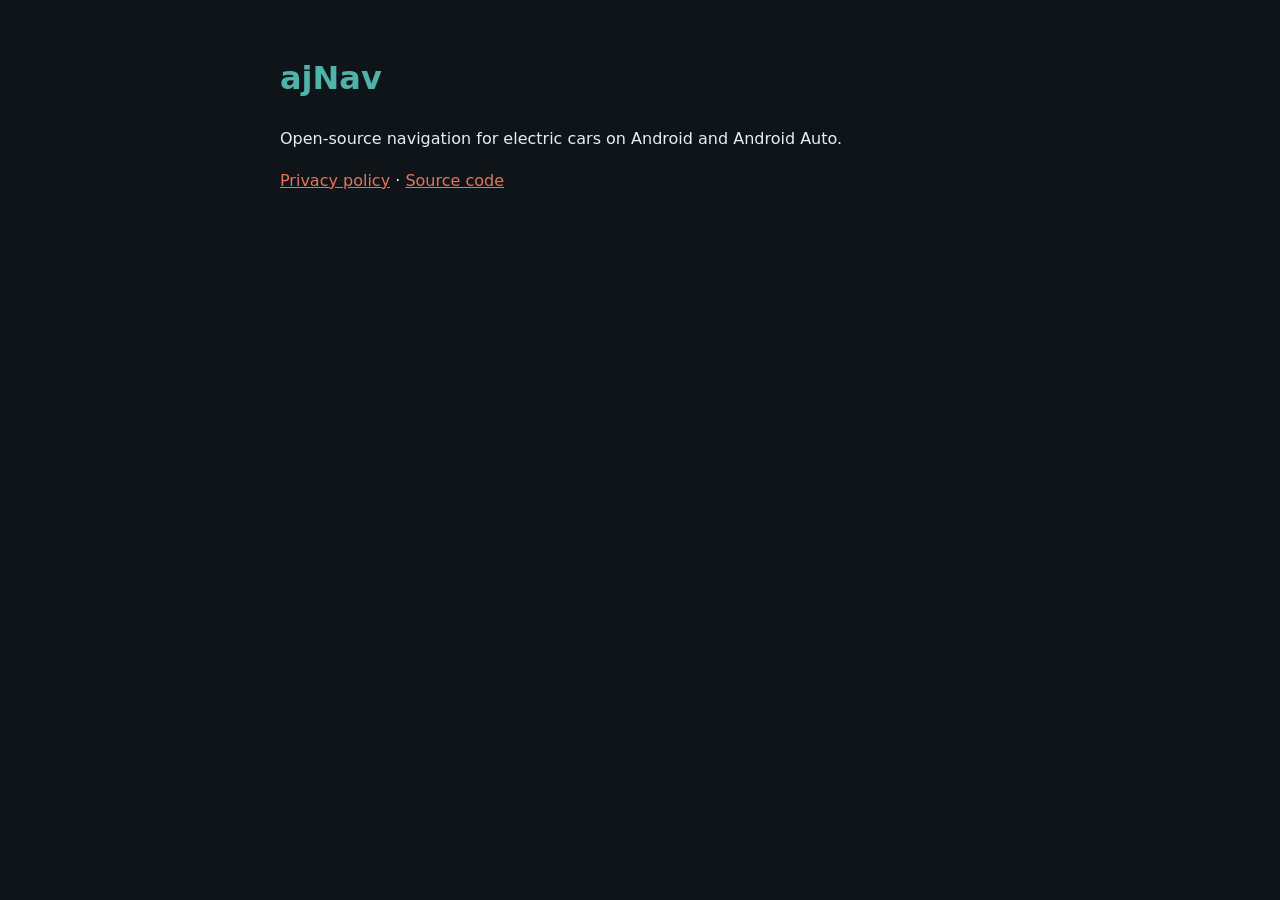
<file: index.html>
<!DOCTYPE html>
<html lang="en"><head><meta charset="utf-8"><meta name="viewport" content="width=device-width, initial-scale=1"><title>ajNav</title>
<style>body{font-family:system-ui,sans-serif;max-width:720px;margin:0 auto;padding:32px 20px;background:#0e1418;color:#e8eef2;line-height:1.6}h1{color:#4fb3a9}a{color:#e8735a}</style></head>
<body><h1>ajNav</h1><p>Open-source navigation for electric cars on Android and Android Auto.</p>
<p><a href="privacy.html">Privacy policy</a> · <a href="https://github.com/lyzio/ajNav-Open">Source code</a></p></body></html>
</file>
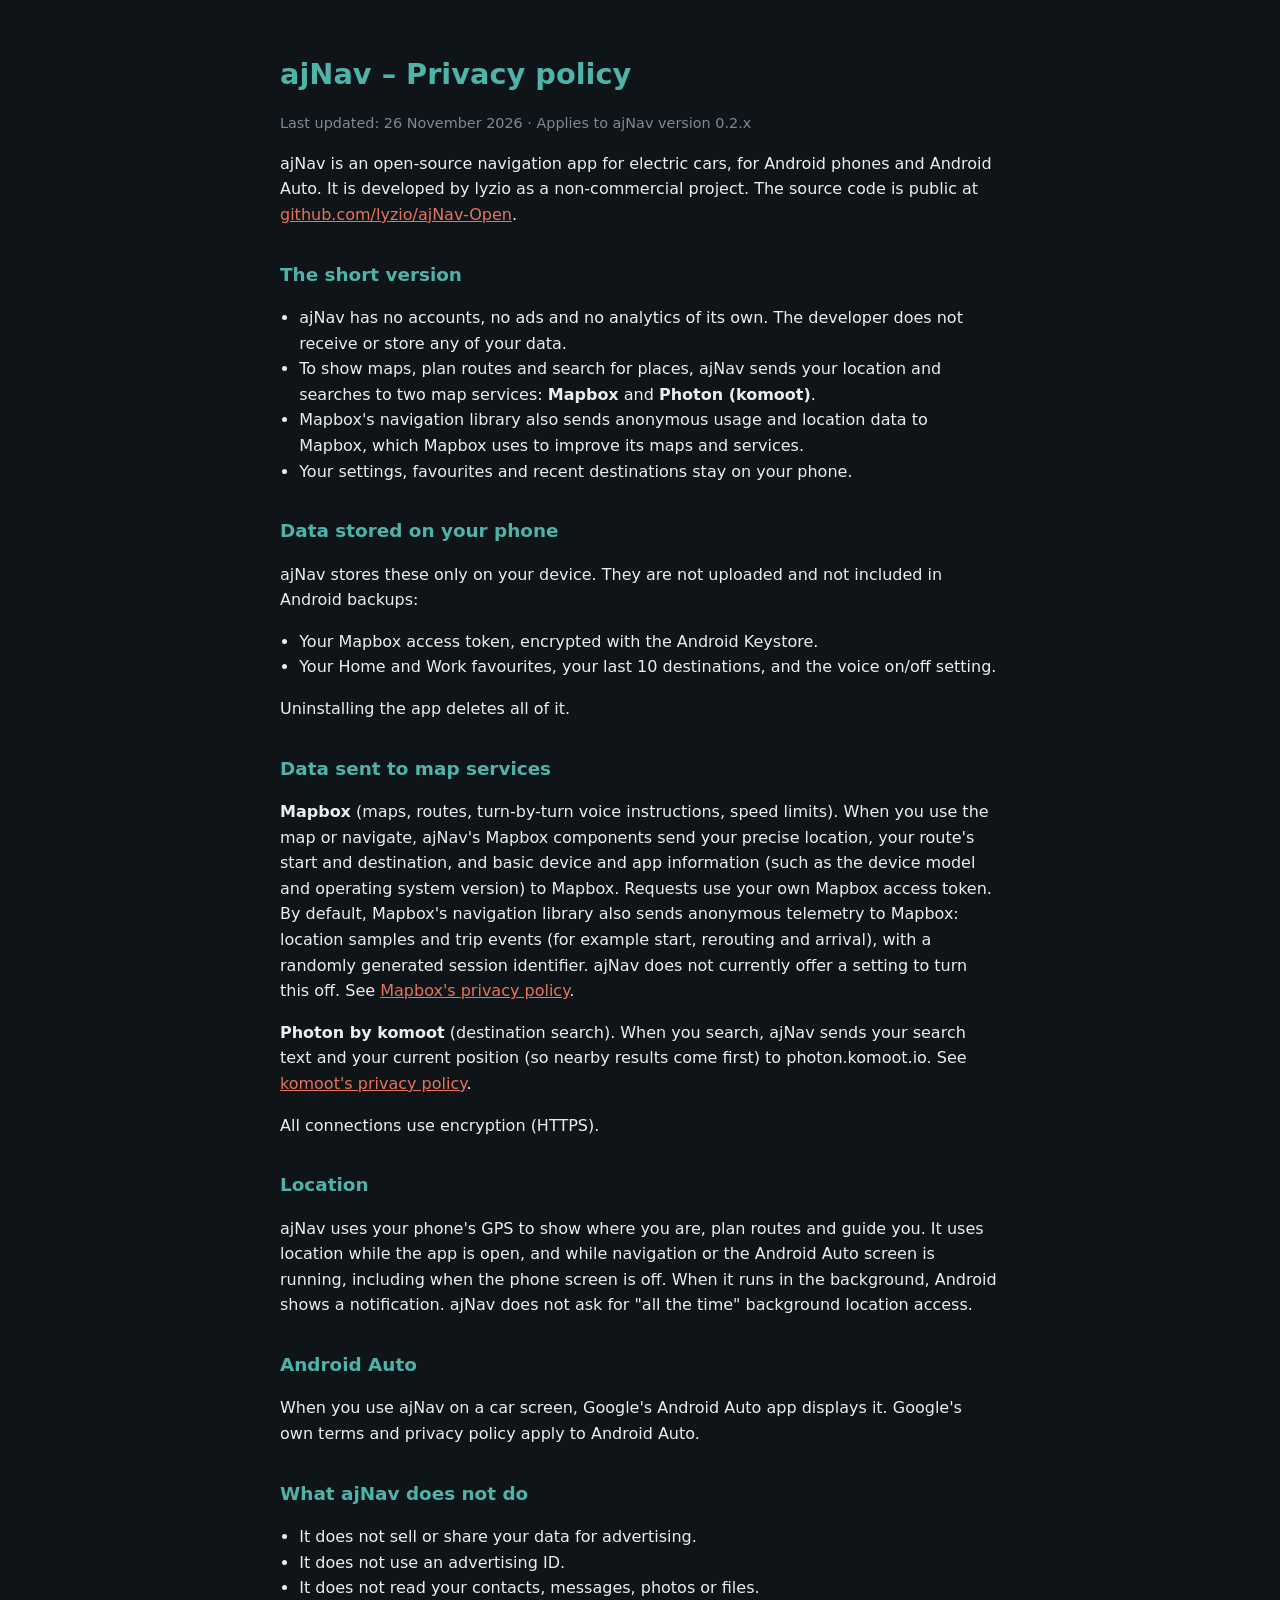
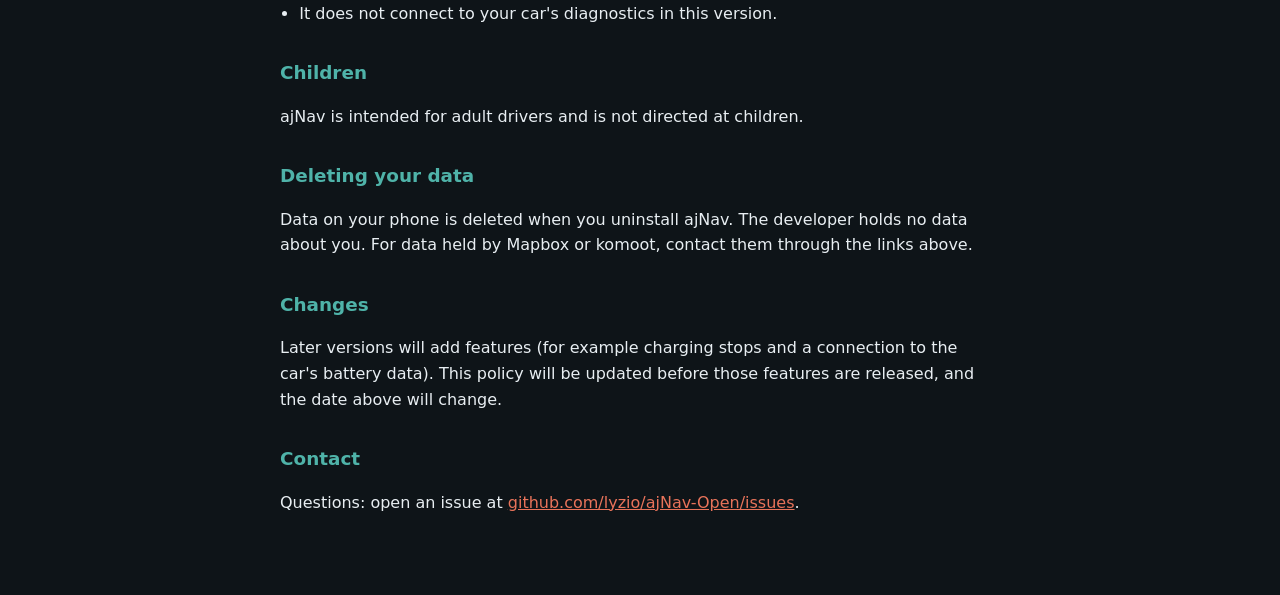
<file: privacy.html>
<!DOCTYPE html>
<html lang="en">
<head>
<meta charset="utf-8">
<meta name="viewport" content="width=device-width, initial-scale=1">
<title>ajNav – Privacy policy</title>
<style>
  body { font-family: system-ui, -apple-system, "Segoe UI", Roboto, sans-serif; max-width: 720px; margin: 0 auto; padding: 32px 20px 64px; line-height: 1.6; color: #e8eef2; background: #0e1418; }
  h1 { color: #4fb3a9; font-size: 1.8rem; margin-bottom: 0.2rem; }
  h2 { color: #4fb3a9; font-size: 1.15rem; margin-top: 2rem; }
  a { color: #e8735a; }
  .muted { color: #7e8a93; font-size: 0.9rem; }
  ul { padding-left: 1.2rem; }
</style>
</head>
<body>
<h1>ajNav – Privacy policy</h1>
<p class="muted">Last updated: 26 November 2026 · Applies to ajNav version 0.2.x</p>

<p>ajNav is an open-source navigation app for electric cars, for Android phones and Android Auto. It is developed by lyzio as a non-commercial project. The source code is public at <a href="https://github.com/lyzio/ajNav-Open">github.com/lyzio/ajNav-Open</a>.</p>

<h2>The short version</h2>
<ul>
  <li>ajNav has no accounts, no ads and no analytics of its own. The developer does not receive or store any of your data.</li>
  <li>To show maps, plan routes and search for places, ajNav sends your location and searches to two map services: <strong>Mapbox</strong> and <strong>Photon (komoot)</strong>.</li>
  <li>Mapbox's navigation library also sends anonymous usage and location data to Mapbox, which Mapbox uses to improve its maps and services.</li>
  <li>Your settings, favourites and recent destinations stay on your phone.</li>
</ul>

<h2>Data stored on your phone</h2>
<p>ajNav stores these only on your device. They are not uploaded and not included in Android backups:</p>
<ul>
  <li>Your Mapbox access token, encrypted with the Android Keystore.</li>
  <li>Your Home and Work favourites, your last 10 destinations, and the voice on/off setting.</li>
</ul>
<p>Uninstalling the app deletes all of it.</p>

<h2>Data sent to map services</h2>
<p><strong>Mapbox</strong> (maps, routes, turn-by-turn voice instructions, speed limits). When you use the map or navigate, ajNav's Mapbox components send your precise location, your route's start and destination, and basic device and app information (such as the device model and operating system version) to Mapbox. Requests use your own Mapbox access token. By default, Mapbox's navigation library also sends anonymous telemetry to Mapbox: location samples and trip events (for example start, rerouting and arrival), with a randomly generated session identifier. ajNav does not currently offer a setting to turn this off. See <a href="https://www.mapbox.com/legal/privacy">Mapbox's privacy policy</a>.</p>
<p><strong>Photon by komoot</strong> (destination search). When you search, ajNav sends your search text and your current position (so nearby results come first) to photon.komoot.io. See <a href="https://www.komoot.com/privacy">komoot's privacy policy</a>.</p>
<p>All connections use encryption (HTTPS).</p>

<h2>Location</h2>
<p>ajNav uses your phone's GPS to show where you are, plan routes and guide you. It uses location while the app is open, and while navigation or the Android Auto screen is running, including when the phone screen is off. When it runs in the background, Android shows a notification. ajNav does not ask for "all the time" background location access.</p>

<h2>Android Auto</h2>
<p>When you use ajNav on a car screen, Google's Android Auto app displays it. Google's own terms and privacy policy apply to Android Auto.</p>

<h2>What ajNav does not do</h2>
<ul>
  <li>It does not sell or share your data for advertising.</li>
  <li>It does not use an advertising ID.</li>
  <li>It does not read your contacts, messages, photos or files.</li>
  <li>It does not connect to your car's diagnostics in this version.</li>
</ul>

<h2>Children</h2>
<p>ajNav is intended for adult drivers and is not directed at children.</p>

<h2>Deleting your data</h2>
<p>Data on your phone is deleted when you uninstall ajNav. The developer holds no data about you. For data held by Mapbox or komoot, contact them through the links above.</p>

<h2>Changes</h2>
<p>Later versions will add features (for example charging stops and a connection to the car's battery data). This policy will be updated before those features are released, and the date above will change.</p>

<h2>Contact</h2>
<p>Questions: open an issue at <a href="https://github.com/lyzio/ajNav-Open/issues">github.com/lyzio/ajNav-Open/issues</a>.</p>
</body>
</html>
</file>
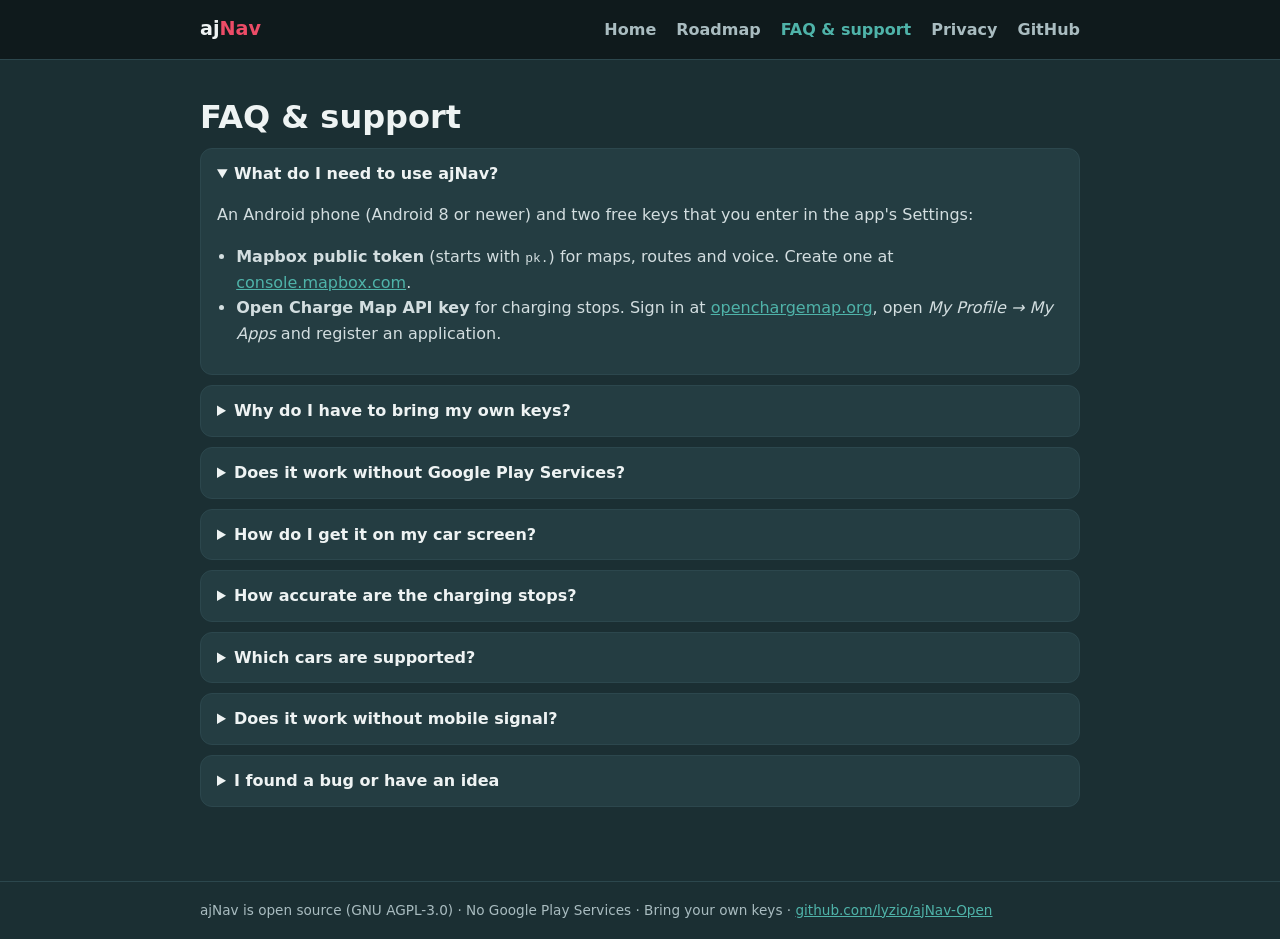
<file: docs/faq.html>
<!DOCTYPE html>
<html lang="en">
<head>
<meta charset="utf-8">
<meta name="viewport" content="width=device-width, initial-scale=1">
<title>ajNav – FAQ & support</title>
<link rel="stylesheet" href="style.css">
</head>
<body>
<header><nav>
  <a class="brand" href="index.html">aj<span>Nav</span></a>
  <a href="index.html">Home</a>
  <a href="roadmap.html">Roadmap</a>
  <a href="faq.html" class="active">FAQ &amp; support</a>
  <a href="privacy.html">Privacy</a>
  <a href="https://github.com/lyzio/ajNav-Open">GitHub</a>
</nav></header>
<main>
<h1>FAQ &amp; support</h1>

<details open><summary>What do I need to use ajNav?</summary>
<p>An Android phone (Android 8 or newer) and two free keys that you enter in the app's Settings:</p>
<ul>
  <li><strong>Mapbox public token</strong> (starts with <code>pk.</code>) for maps, routes and voice. Create one at <a href="https://console.mapbox.com/account/access-tokens/">console.mapbox.com</a>.</li>
  <li><strong>Open Charge Map API key</strong> for charging stops. Sign in at <a href="https://openchargemap.org">openchargemap.org</a>, open <em>My Profile → My Apps</em> and register an application.</li>
</ul>
</details>

<details><summary>Why do I have to bring my own keys?</summary>
<p>ajNav is a free, non-commercial project. With your own keys, nobody pays for or sees your usage except you and the service. Both keys are free for personal use and stored encrypted on your phone.</p>
</details>

<details><summary>Does it work without Google Play Services?</summary>
<p>Yes, on the phone. ajNav contains no Google Play Services code (our build checks this on every change), so it runs on GrapheneOS, LineageOS and microG. Android Auto itself is a Google app and needs Google's services on the phone.</p>
</details>

<details><summary>How do I get it on my car screen?</summary>
<p>Google's Android Auto only shows navigation apps that were installed from Google Play. During testing, ajNav is shared through Google Play internal testing. How other people can get it is decided before version 1.0.</p>
</details>

<details><summary>How accurate are the charging stops?</summary>
<p>They are estimates. In version 0.3 you type your battery %, energy use starts from 16 kWh/100 km (you can change it), and it is adjusted for weather and hills. Without the car link, the outside temperature stands in for battery temperature, so cold-weather charging times are marked as estimates. Prices come from your own entries first, then from Open Charge Map, then a default of 5.50 kr/kWh. Version 0.4 adds live data from the car.</p>
</details>

<details><summary>Which cars are supported?</summary>
<p>Version 0.3 has a profile for the Fiat 500e 2021 (42 kWh). The profile format is open, so more cars can be added by the community.</p>
</details>

<details><summary>Does it work without mobile signal?</summary>
<p>Chargers already fetched for a route are saved on the phone and still shown when the signal drops. Maps and new routes need a connection.</p>
</details>

<details><summary>I found a bug or have an idea</summary>
<p>Please open an issue at <a href="https://github.com/lyzio/ajNav-Open/issues">github.com/lyzio/ajNav-Open/issues</a>. Tell us your phone, Android version, ajNav version (Settings → About) and what happened.</p>
</details>
</main>
<footer><div>ajNav is open source (GNU AGPL-3.0) · No Google Play Services · Bring your own keys · <a href="https://github.com/lyzio/ajNav-Open">github.com/lyzio/ajNav-Open</a></div></footer>
</body></html>
</file>
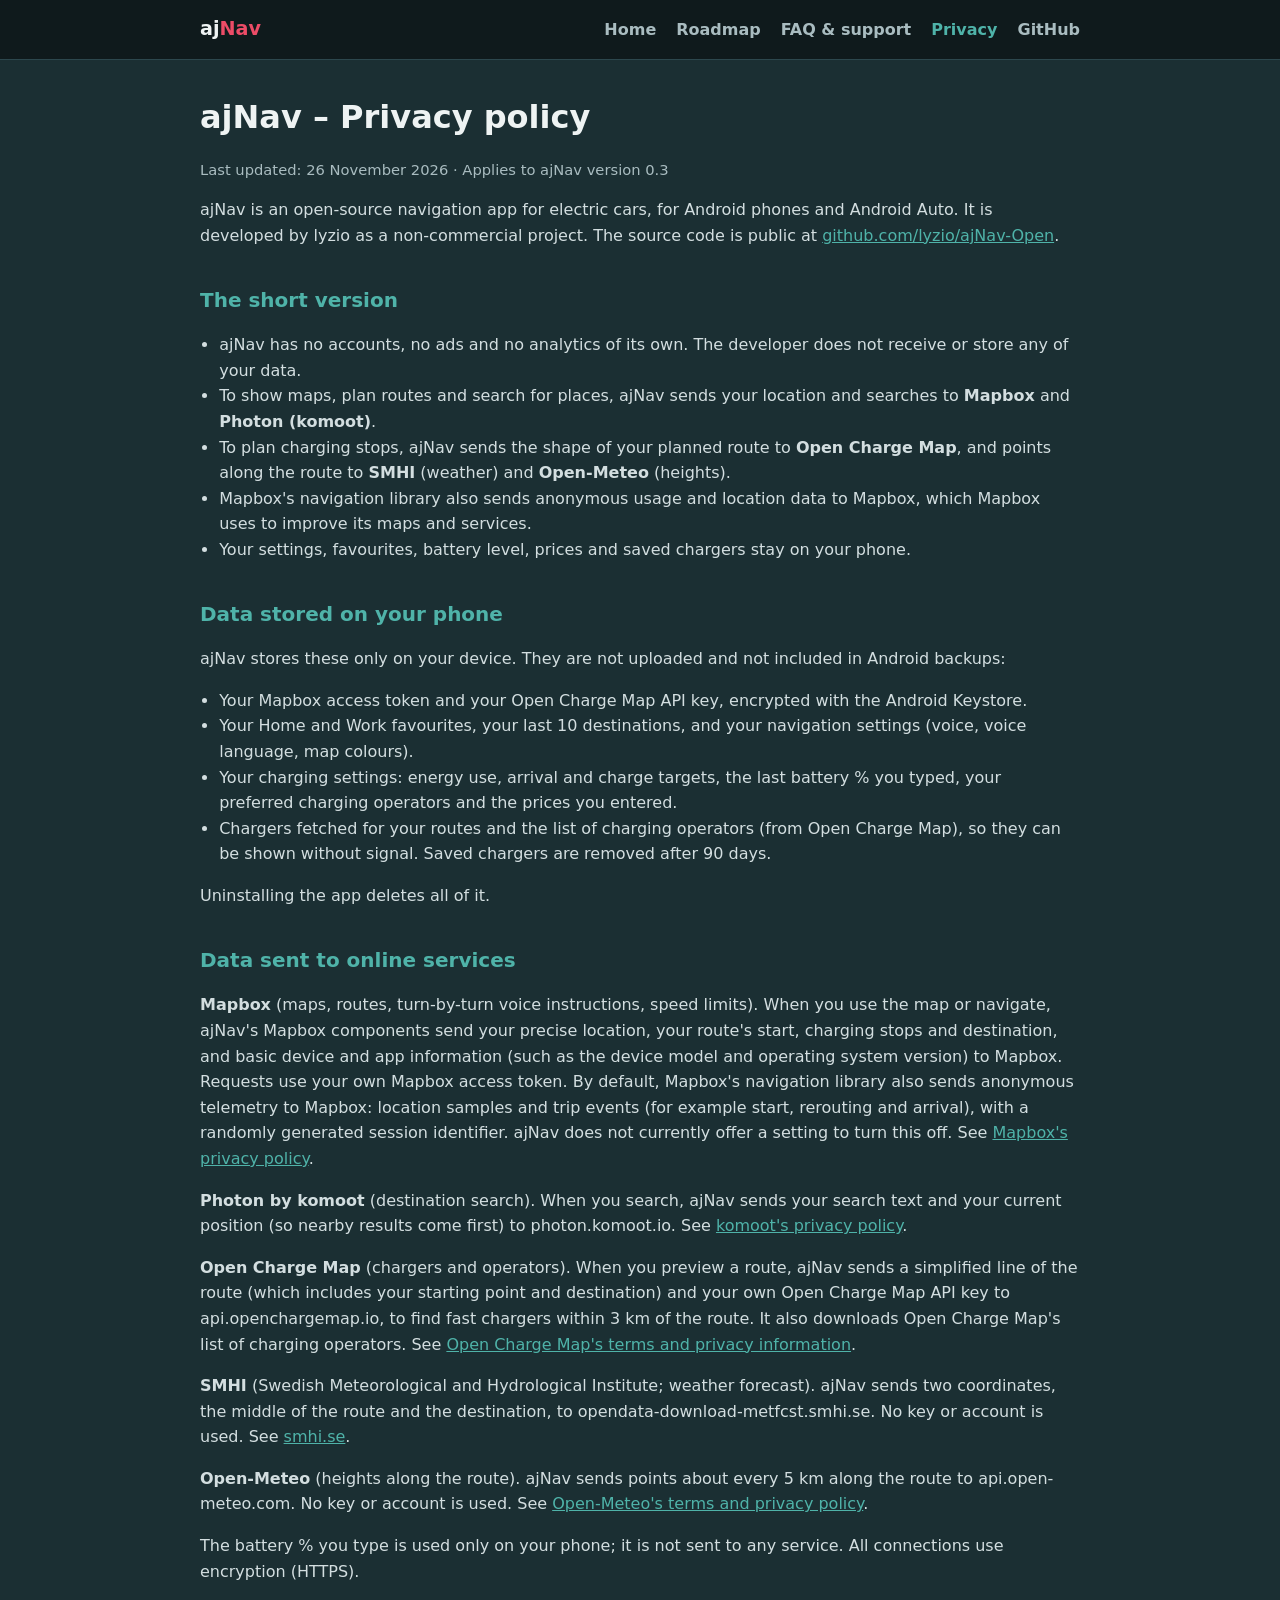
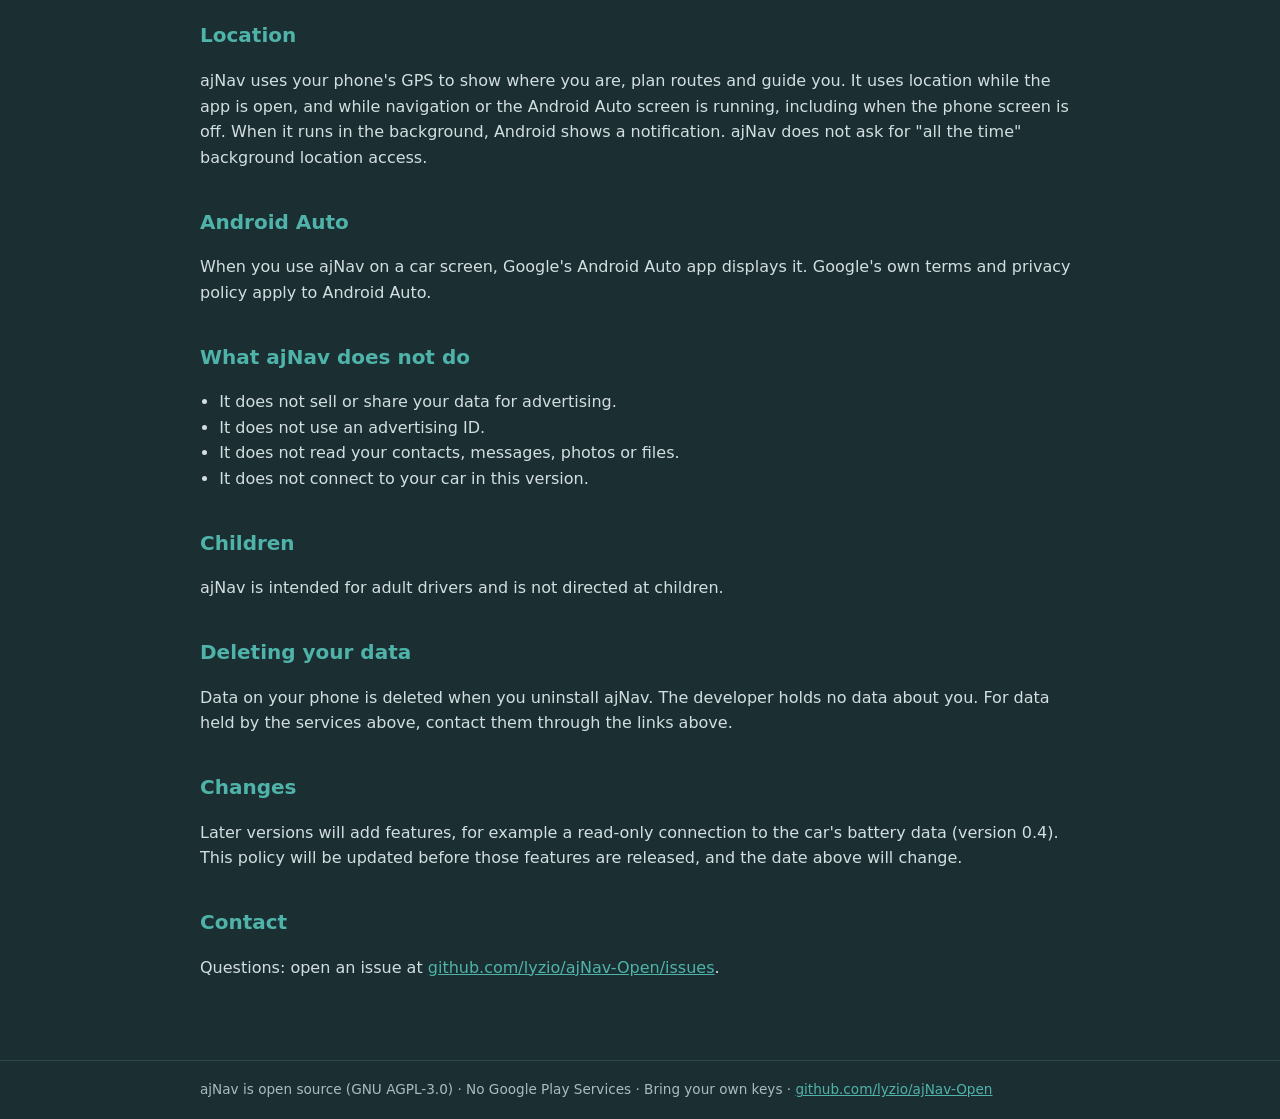
<file: docs/privacy.html>
<!DOCTYPE html>
<html lang="en">
<head>
<meta charset="utf-8">
<meta name="viewport" content="width=device-width, initial-scale=1">
<title>ajNav – Privacy policy</title>
<link rel="stylesheet" href="style.css">
</head>
<body>
<header><nav>
  <a class="brand" href="index.html">aj<span>Nav</span></a>
  <a href="index.html">Home</a>
  <a href="roadmap.html">Roadmap</a>
  <a href="faq.html">FAQ &amp; support</a>
  <a href="privacy.html" class="active">Privacy</a>
  <a href="https://github.com/lyzio/ajNav-Open">GitHub</a>
</nav></header>
<main>
<h1>ajNav – Privacy policy</h1>
<p class="muted">Last updated: 26 November 2026 · Applies to ajNav version 0.3</p>

<p>ajNav is an open-source navigation app for electric cars, for Android phones and Android Auto. It is developed by lyzio as a non-commercial project. The source code is public at <a href="https://github.com/lyzio/ajNav-Open">github.com/lyzio/ajNav-Open</a>.</p>

<h2>The short version</h2>
<ul>
  <li>ajNav has no accounts, no ads and no analytics of its own. The developer does not receive or store any of your data.</li>
  <li>To show maps, plan routes and search for places, ajNav sends your location and searches to <strong>Mapbox</strong> and <strong>Photon (komoot)</strong>.</li>
  <li>To plan charging stops, ajNav sends the shape of your planned route to <strong>Open Charge Map</strong>, and points along the route to <strong>SMHI</strong> (weather) and <strong>Open-Meteo</strong> (heights).</li>
  <li>Mapbox's navigation library also sends anonymous usage and location data to Mapbox, which Mapbox uses to improve its maps and services.</li>
  <li>Your settings, favourites, battery level, prices and saved chargers stay on your phone.</li>
</ul>

<h2>Data stored on your phone</h2>
<p>ajNav stores these only on your device. They are not uploaded and not included in Android backups:</p>
<ul>
  <li>Your Mapbox access token and your Open Charge Map API key, encrypted with the Android Keystore.</li>
  <li>Your Home and Work favourites, your last 10 destinations, and your navigation settings (voice, voice language, map colours).</li>
  <li>Your charging settings: energy use, arrival and charge targets, the last battery % you typed, your preferred charging operators and the prices you entered.</li>
  <li>Chargers fetched for your routes and the list of charging operators (from Open Charge Map), so they can be shown without signal. Saved chargers are removed after 90 days.</li>
</ul>
<p>Uninstalling the app deletes all of it.</p>

<h2>Data sent to online services</h2>
<p><strong>Mapbox</strong> (maps, routes, turn-by-turn voice instructions, speed limits). When you use the map or navigate, ajNav's Mapbox components send your precise location, your route's start, charging stops and destination, and basic device and app information (such as the device model and operating system version) to Mapbox. Requests use your own Mapbox access token. By default, Mapbox's navigation library also sends anonymous telemetry to Mapbox: location samples and trip events (for example start, rerouting and arrival), with a randomly generated session identifier. ajNav does not currently offer a setting to turn this off. See <a href="https://www.mapbox.com/legal/privacy">Mapbox's privacy policy</a>.</p>
<p><strong>Photon by komoot</strong> (destination search). When you search, ajNav sends your search text and your current position (so nearby results come first) to photon.komoot.io. See <a href="https://www.komoot.com/privacy">komoot's privacy policy</a>.</p>
<p><strong>Open Charge Map</strong> (chargers and operators). When you preview a route, ajNav sends a simplified line of the route (which includes your starting point and destination) and your own Open Charge Map API key to api.openchargemap.io, to find fast chargers within 3 km of the route. It also downloads Open Charge Map's list of charging operators. See <a href="https://openchargemap.org/site/about/terms">Open Charge Map's terms and privacy information</a>.</p>
<p><strong>SMHI</strong> (Swedish Meteorological and Hydrological Institute; weather forecast). ajNav sends two coordinates, the middle of the route and the destination, to opendata-download-metfcst.smhi.se. No key or account is used. See <a href="https://www.smhi.se/en">smhi.se</a>.</p>
<p><strong>Open-Meteo</strong> (heights along the route). ajNav sends points about every 5 km along the route to api.open-meteo.com. No key or account is used. See <a href="https://open-meteo.com/en/terms">Open-Meteo's terms and privacy policy</a>.</p>
<p>The battery % you type is used only on your phone; it is not sent to any service. All connections use encryption (HTTPS).</p>

<h2>Location</h2>
<p>ajNav uses your phone's GPS to show where you are, plan routes and guide you. It uses location while the app is open, and while navigation or the Android Auto screen is running, including when the phone screen is off. When it runs in the background, Android shows a notification. ajNav does not ask for "all the time" background location access.</p>

<h2>Android Auto</h2>
<p>When you use ajNav on a car screen, Google's Android Auto app displays it. Google's own terms and privacy policy apply to Android Auto.</p>

<h2>What ajNav does not do</h2>
<ul>
  <li>It does not sell or share your data for advertising.</li>
  <li>It does not use an advertising ID.</li>
  <li>It does not read your contacts, messages, photos or files.</li>
  <li>It does not connect to your car in this version.</li>
</ul>

<h2>Children</h2>
<p>ajNav is intended for adult drivers and is not directed at children.</p>

<h2>Deleting your data</h2>
<p>Data on your phone is deleted when you uninstall ajNav. The developer holds no data about you. For data held by the services above, contact them through the links above.</p>

<h2>Changes</h2>
<p>Later versions will add features, for example a read-only connection to the car's battery data (version 0.4). This policy will be updated before those features are released, and the date above will change.</p>

<h2>Contact</h2>
<p>Questions: open an issue at <a href="https://github.com/lyzio/ajNav-Open/issues">github.com/lyzio/ajNav-Open/issues</a>.</p>
</main>
<footer><div>ajNav is open source (GNU AGPL-3.0) · No Google Play Services · Bring your own keys · <a href="https://github.com/lyzio/ajNav-Open">github.com/lyzio/ajNav-Open</a></div></footer>
</body>
</html>
</file>
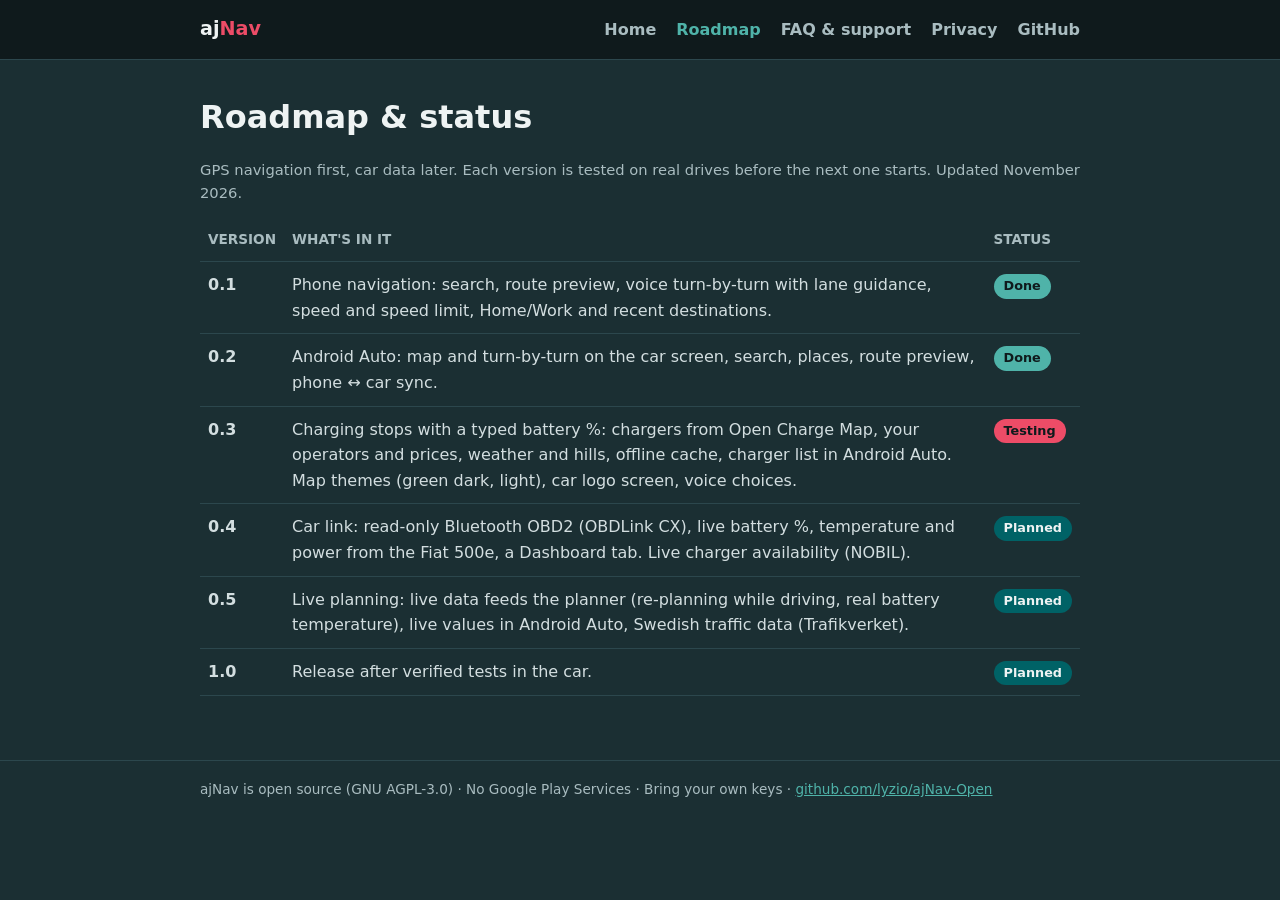
<file: docs/roadmap.html>
<!DOCTYPE html>
<html lang="en">
<head>
<meta charset="utf-8">
<meta name="viewport" content="width=device-width, initial-scale=1">
<title>ajNav – Roadmap</title>
<link rel="stylesheet" href="style.css">
</head>
<body>
<header><nav>
  <a class="brand" href="index.html">aj<span>Nav</span></a>
  <a href="index.html">Home</a>
  <a href="roadmap.html" class="active">Roadmap</a>
  <a href="faq.html">FAQ &amp; support</a>
  <a href="privacy.html">Privacy</a>
  <a href="https://github.com/lyzio/ajNav-Open">GitHub</a>
</nav></header>
<main>
<h1>Roadmap &amp; status</h1>
<p class="muted">GPS navigation first, car data later. Each version is tested on real drives before the next one starts. Updated November 2026.</p>
<table>
<tr><th>Version</th><th>What's in it</th><th>Status</th></tr>
<tr><td><strong>0.1</strong></td><td>Phone navigation: search, route preview, voice turn-by-turn with lane guidance, speed and speed limit, Home/Work and recent destinations.</td><td><span class="badge done">Done</span></td></tr>
<tr><td><strong>0.2</strong></td><td>Android Auto: map and turn-by-turn on the car screen, search, places, route preview, phone ↔ car sync.</td><td><span class="badge done">Done</span></td></tr>
<tr><td><strong>0.3</strong></td><td>Charging stops with a typed battery %: chargers from Open Charge Map, your operators and prices, weather and hills, offline cache, charger list in Android Auto. Map themes (green dark, light), car logo screen, voice choices.</td><td><span class="badge next">Testing</span></td></tr>
<tr><td><strong>0.4</strong></td><td>Car link: read-only Bluetooth OBD2 (OBDLink CX), live battery %, temperature and power from the Fiat 500e, a Dashboard tab. Live charger availability (NOBIL).</td><td><span class="badge">Planned</span></td></tr>
<tr><td><strong>0.5</strong></td><td>Live planning: live data feeds the planner (re-planning while driving, real battery temperature), live values in Android Auto, Swedish traffic data (Trafikverket).</td><td><span class="badge">Planned</span></td></tr>
<tr><td><strong>1.0</strong></td><td>Release after verified tests in the car.</td><td><span class="badge">Planned</span></td></tr>
</table>
</main>
<footer><div>ajNav is open source (GNU AGPL-3.0) · No Google Play Services · Bring your own keys · <a href="https://github.com/lyzio/ajNav-Open">github.com/lyzio/ajNav-Open</a></div></footer>
</body></html>
</file>
<file: docs/style.css>
/* ajNav website – LyzLarm palette (dark) */
:root {
  --bg: #1B2F33; --darkest: #0F1A1C; --card: #243D42; --border: #2C474D;
  --teal: #4FB3A9; --pill: #006266; --coral: #ED4C67; --text: #D3DEE0; --ice: #EEF3F3; --muted: #A9BCC0;
}
* { box-sizing: border-box; }
body { margin: 0; font-family: system-ui, -apple-system, "Segoe UI", Roboto, sans-serif; line-height: 1.6; color: var(--text); background: var(--bg); }
a { color: var(--teal); }
header { background: var(--darkest); border-bottom: 1px solid var(--border); }
nav { max-width: 920px; margin: 0 auto; padding: 14px 20px; display: flex; gap: 20px; align-items: center; flex-wrap: wrap; }
nav .brand { color: var(--ice); font-weight: 800; font-size: 1.2rem; text-decoration: none; margin-right: auto; }
nav .brand span { color: var(--coral); }
nav a { color: var(--muted); text-decoration: none; font-weight: 600; }
nav a.active, nav a:hover { color: var(--teal); }
main { max-width: 920px; margin: 0 auto; padding: 32px 20px 64px; }
h1 { color: var(--ice); font-size: 2rem; margin: 0 0 0.3rem; }
h2 { color: var(--teal); font-size: 1.25rem; margin-top: 2.2rem; }
h3 { color: var(--ice); font-size: 1.05rem; margin-bottom: 0.2rem; }
.lead { font-size: 1.15rem; color: var(--ice); }
.muted { color: var(--muted); font-size: 0.92rem; }
.grid { display: grid; grid-template-columns: repeat(auto-fit, minmax(250px, 1fr)); gap: 14px; }
.card { background: var(--card); border: 1px solid var(--border); border-radius: 16px; padding: 16px 18px; }
.card h3 { margin-top: 0; }
.badge { display: inline-block; padding: 2px 10px; border-radius: 999px; font-size: 0.8rem; font-weight: 700; background: var(--pill); color: var(--ice); }
.badge.done { background: var(--teal); color: var(--darkest); }
.badge.next { background: var(--coral); color: var(--darkest); }
.shots { display: grid; grid-template-columns: repeat(auto-fit, minmax(200px, 1fr)); gap: 14px; }
.shot { background: var(--darkest); border: 1px solid var(--border); border-radius: 16px; overflow: hidden; min-height: 180px; display: flex; flex-direction: column; }
.shot img { width: 100%; display: block; }
.shot .ph { flex: 1; display: flex; align-items: center; justify-content: center; color: var(--muted); padding: 24px; text-align: center; }
.shot figcaption { padding: 8px 12px; font-size: 0.88rem; color: var(--muted); border-top: 1px solid var(--border); }
table { width: 100%; border-collapse: collapse; }
th, td { text-align: left; padding: 10px 8px; border-bottom: 1px solid var(--border); vertical-align: top; }
th { color: var(--muted); font-size: 0.85rem; text-transform: uppercase; }
ul { padding-left: 1.2rem; }
details { background: var(--card); border: 1px solid var(--border); border-radius: 12px; padding: 12px 16px; margin-bottom: 10px; }
summary { cursor: pointer; color: var(--ice); font-weight: 700; }
footer { border-top: 1px solid var(--border); color: var(--muted); font-size: 0.85rem; }
footer div { max-width: 920px; margin: 0 auto; padding: 18px 20px; }
</file>
